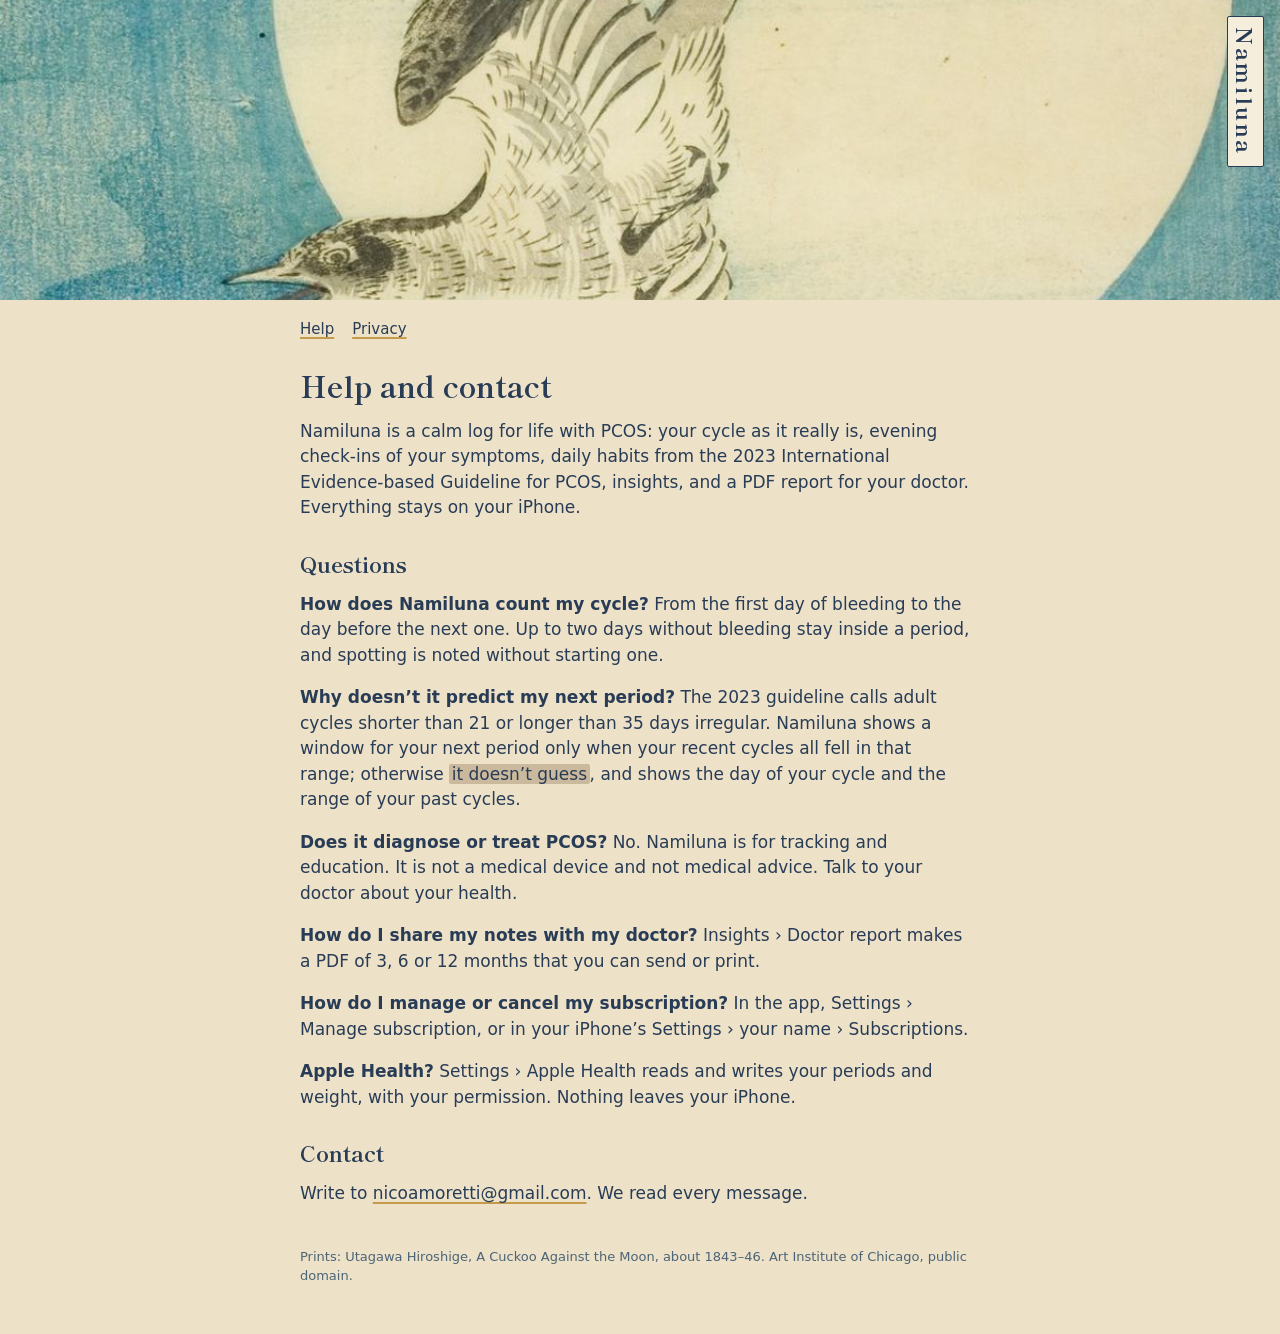
<file: index.html>
<!doctype html>
<html lang="en">
<head>
<meta charset="utf-8">
<meta name="viewport" content="width=device-width, initial-scale=1">
<title>Namiluna: help</title>
<link href="https://fonts.googleapis.com/css2?family=Shippori+Mincho+B1:wght@700;800&display=swap" rel="stylesheet">
<link rel="stylesheet" href="namiura.css">
<link rel="stylesheet" href="site.css">
</head>
<body>
<header>
<img class="print" src="cuckoo.jpg" alt="" style="object-position: 50% 45%">
<span class="cartouche vertical">Namiluna</span>
</header>
<main>
<nav><a href="./">Help</a><a href="privacy.html">Privacy</a></nav>
<h1>Help and contact</h1>
<p>Namiluna is a calm log for life with PCOS: your cycle as it really is, evening check-ins of your symptoms, daily habits from the 2023 International Evidence-based Guideline for PCOS, insights, and a PDF report for your doctor. Everything stays on your iPhone.</p>

<h2>Questions</h2>
<p><strong>How does Namiluna count my cycle?</strong> From the first day of bleeding to the day before the next one. Up to two days without bleeding stay inside a period, and spotting is noted without starting one.</p>
<p><strong>Why doesn’t it predict my next period?</strong> The 2023 guideline calls adult cycles shorter than 21 or longer than 35 days irregular. Namiluna shows a window for your next period only when your recent cycles all fell in that range; otherwise <span class="mark">it doesn’t guess</span>, and shows the day of your cycle and the range of your past cycles.</p>
<p><strong>Does it diagnose or treat PCOS?</strong> No. Namiluna is for tracking and education. It is not a medical device and not medical advice. Talk to your doctor about your health.</p>
<p><strong>How do I share my notes with my doctor?</strong> Insights › Doctor report makes a PDF of 3, 6 or 12 months that you can send or print.</p>
<p><strong>How do I manage or cancel my subscription?</strong> In the app, Settings › Manage subscription, or in your iPhone’s Settings › your name › Subscriptions.</p>
<p><strong>Apple Health?</strong> Settings › Apple Health reads and writes your periods and weight, with your permission. Nothing leaves your iPhone.</p>

<h2>Contact</h2>
<p>Write to <a href="mailto:nicoamoretti@gmail.com">nicoamoretti@gmail.com</a>. We read every message.</p>

<footer class="meta">Prints: Utagawa Hiroshige, A Cuckoo Against the Moon, about 1843–46. Art Institute of Chicago, public domain.</footer>
</main>
</body>
</html>
</file>
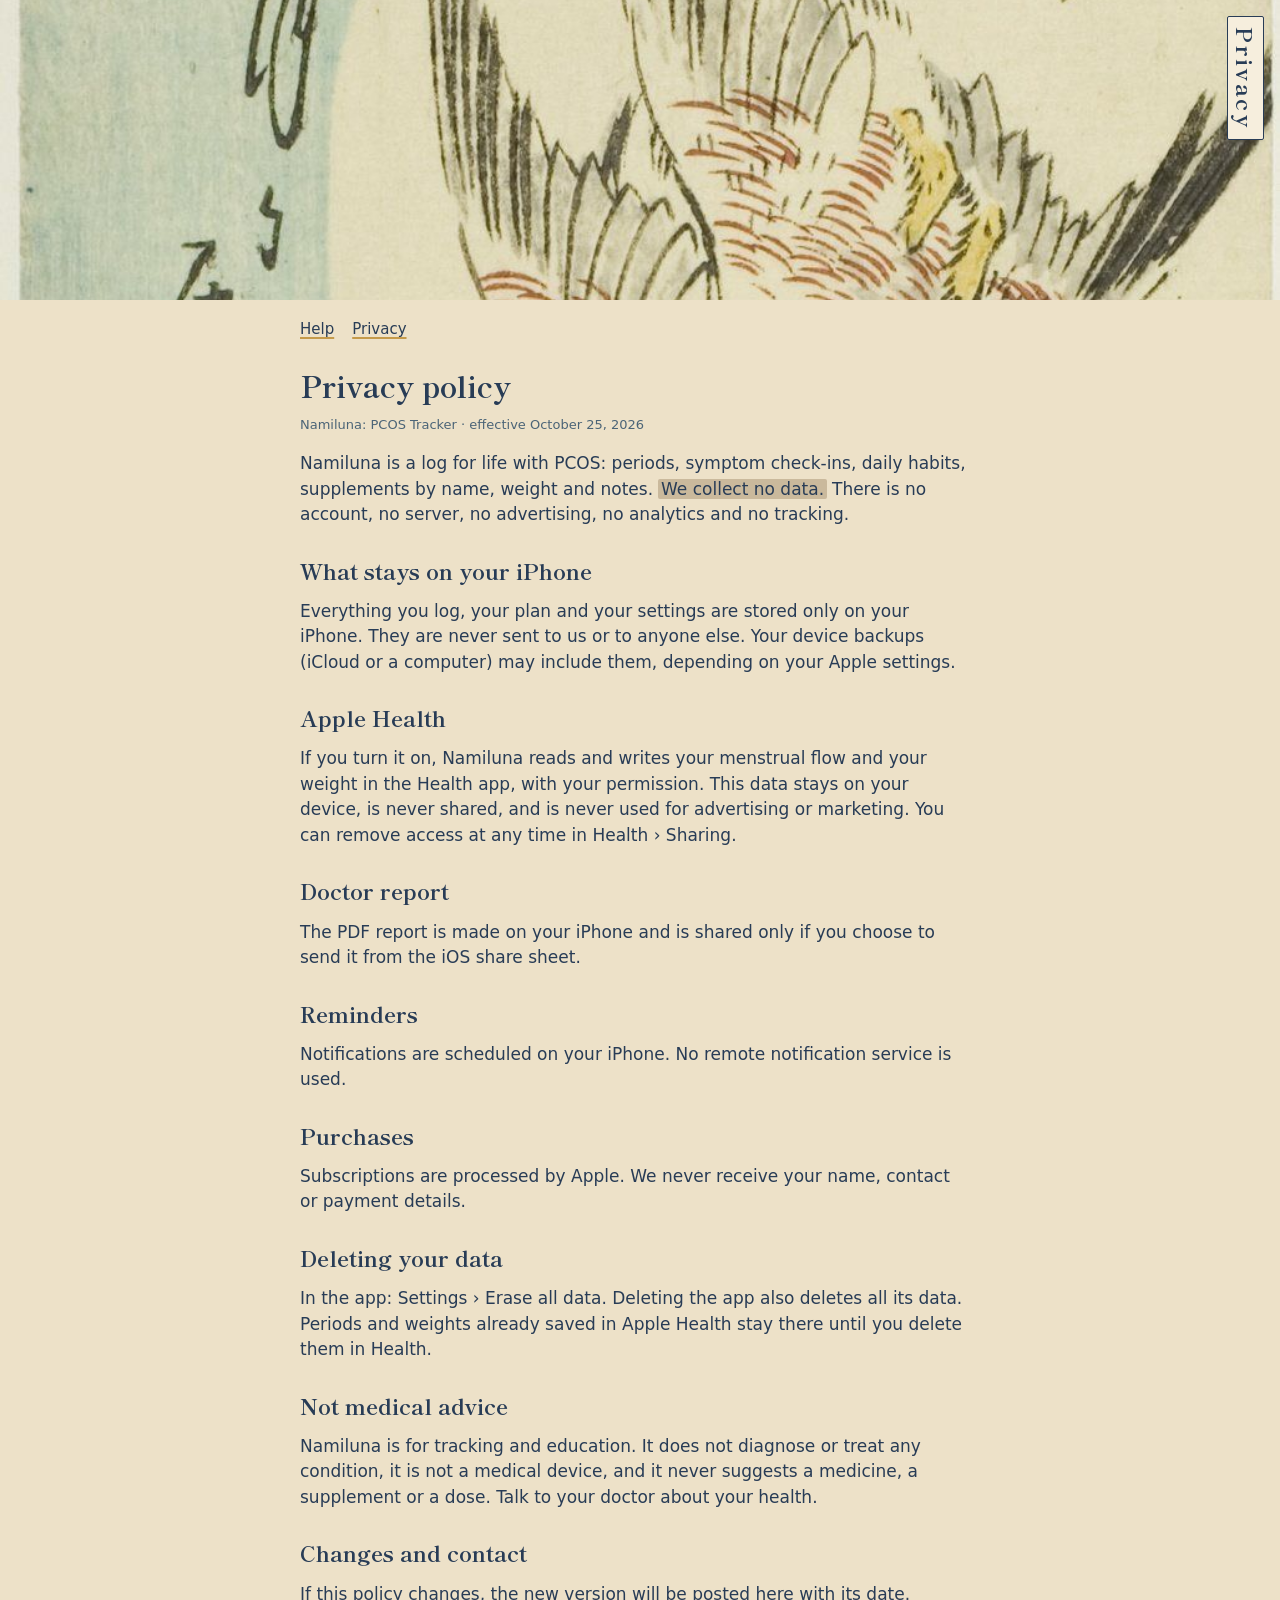
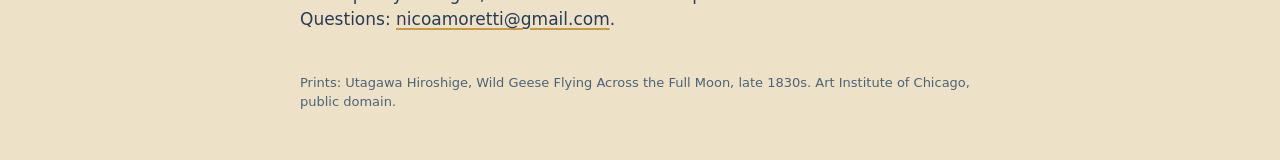
<file: privacy.html>
<!doctype html>
<html lang="en">
<head>
<meta charset="utf-8">
<meta name="viewport" content="width=device-width, initial-scale=1">
<title>Namiluna: privacy</title>
<link href="https://fonts.googleapis.com/css2?family=Shippori+Mincho+B1:wght@700;800&display=swap" rel="stylesheet">
<link rel="stylesheet" href="namiura.css">
<link rel="stylesheet" href="site.css">
</head>
<body>
<header>
<img class="print" src="geese.jpg" alt="" style="object-position: 50% 50%">
<span class="cartouche vertical">Privacy</span>
</header>
<main>
<nav><a href="./">Help</a><a href="privacy.html">Privacy</a></nav>
<h1>Privacy policy</h1>
<p class="meta">Namiluna: PCOS Tracker · effective October 25, 2026</p>

<p>Namiluna is a log for life with PCOS: periods, symptom check-ins, daily habits, supplements by name, weight and notes. <span class="mark">We collect no data.</span> There is no account, no server, no advertising, no analytics and no tracking.</p>

<h2>What stays on your iPhone</h2>
<p>Everything you log, your plan and your settings are stored only on your iPhone. They are never sent to us or to anyone else. Your device backups (iCloud or a computer) may include them, depending on your Apple settings.</p>

<h2>Apple Health</h2>
<p>If you turn it on, Namiluna reads and writes your menstrual flow and your weight in the Health app, with your permission. This data stays on your device, is never shared, and is never used for advertising or marketing. You can remove access at any time in Health › Sharing.</p>

<h2>Doctor report</h2>
<p>The PDF report is made on your iPhone and is shared only if you choose to send it from the iOS share sheet.</p>

<h2>Reminders</h2>
<p>Notifications are scheduled on your iPhone. No remote notification service is used.</p>

<h2>Purchases</h2>
<p>Subscriptions are processed by Apple. We never receive your name, contact or payment details.</p>

<h2>Deleting your data</h2>
<p>In the app: Settings › Erase all data. Deleting the app also deletes all its data. Periods and weights already saved in Apple Health stay there until you delete them in Health.</p>

<h2>Not medical advice</h2>
<p>Namiluna is for tracking and education. It does not diagnose or treat any condition, it is not a medical device, and it never suggests a medicine, a supplement or a dose. Talk to your doctor about your health.</p>

<h2>Changes and contact</h2>
<p>If this policy changes, the new version will be posted here with its date. Questions: <a href="mailto:nicoamoretti@gmail.com">nicoamoretti@gmail.com</a>.</p>

<footer class="meta">Prints: Utagawa Hiroshige, Wild Geese Flying Across the Full Moon, late 1830s. Art Institute of Chicago, public domain.</footer>
</main>
</body>
</html>
</file>
<file: namiura.css>
/* namiura.css. Tokens first, components second, nothing third.
   Load the mincho once in <head>:
   <link href="https://fonts.googleapis.com/css2?family=Shippori+Mincho+B1:wght@700;800&display=swap" rel="stylesheet">
   or self-host the two Latin subsets in fonts/ with @font-face (family "Shippori Mincho B1", weights 700 and 800). */
:root {
  --paper: #EDE1C8;  --foam: #F6EEDD;  --sky: #D8C0A0;  --line: #D9CAAA;
  --ink: #283C56;  --wave: #4B6477;  --chevron: #7F90A8;  --vermilion: #B5362B;
  --tan: #CAB99C;  --ochre: #C59A4A;        /* the boats, both modes */
  --prussian: #283C56;  --label: #F6EEDD;   /* on labels, both modes */
  --mincho: "Shippori Mincho B1", "Hiragino Mincho ProN", Georgia, serif;
  --ui: -apple-system, system-ui, sans-serif;
}
@media (prefers-color-scheme: dark) {
  :root { --paper: #1C2C42; --foam: #283C56; --sky: #283C56; --line: #3E5470;
          --ink: #F6EEDD; --wave: #D8C0A0; --chevron: #8FA2BF; --vermilion: #E06A5C; }
}
html { background: var(--paper); color: var(--ink); }
body { margin: 0; font: 17px/1.5 var(--ui); }
h1, h2, .number { margin: 0; font-family: var(--mincho); font-weight: 700; line-height: 1.1; }
.number { font-weight: 800; font-size: 64px; line-height: .95;
          font-variant-numeric: lining-nums tabular-nums; }
.cartouche { display: inline-block; padding: 2px 10px; background: var(--label);
             color: var(--prussian); border: 1.5px solid var(--prussian);
             border-radius: 2px; font: 700 30px/1.15 var(--mincho); }
.cartouche.vertical { writing-mode: vertical-rl; padding: 10px 5px;
                      font-size: 22px; letter-spacing: .12em; }
.print { display: block; width: 100%; height: 300px; object-fit: cover; }  /* square, flat */
.print.scene { height: 100vh; }
.thumb { width: 44px; height: 44px; object-fit: cover; border-radius: 6px; }
.label { padding: 2px 8px; background: var(--label); color: var(--prussian);
         border: 1.5px solid var(--prussian); border-radius: 2px; }
.now { display: inline-block; width: 8px; height: 8px; background: var(--ochre); }
.mark { background: var(--tan); padding: 0 .15em; border-radius: 2px;
        -webkit-box-decoration-break: clone; box-decoration-break: clone; }
.meta { font-size: 13px; color: var(--wave); }
a { color: var(--ink); text-decoration: underline; text-decoration-color: var(--ochre);
    text-decoration-thickness: 2px; text-underline-offset: 3px; }
a:hover { background: var(--tan); text-decoration: none; }
.btn { min-height: 50px; padding: 0 22px; border: 1.5px solid var(--ink); border-radius: 4px;
       background: var(--ink); color: var(--paper); font: 600 17px var(--ui); }
.btn.secondary { background: var(--foam); color: var(--ink); }
.btn.danger { background: var(--vermilion); border-color: var(--vermilion); color: var(--foam); }
.circle { width: 36px; height: 36px; border: 0; border-radius: 18px;
          background: var(--label); color: var(--prussian); }
.list { background: var(--foam); border-radius: 10px; overflow: hidden; }
.list > * + * { border-top: 1px solid var(--line); }
.row { min-height: 44px; display: flex; align-items: center; gap: 12px; padding: 0 12px 0 16px; }
:focus-visible { outline: 2px solid var(--ochre); outline-offset: 1px; }
</file>
<file: site.css>
main { max-width: 680px; margin: 0 auto; padding: 0 20px 48px; }
header { position: relative; }
header .cartouche.vertical { position: absolute; top: 16px; right: 16px; }
h1 { font-size: 30px; margin: 28px 0 6px; }
h2 { font-size: 22px; margin: 30px 0 8px; }
p, li { max-width: 62ch; }
nav { display: flex; gap: 18px; margin: 18px 0 0; font-size: 15px; }
.lang { margin-top: 36px; padding-top: 18px; border-top: 1px solid var(--line); }
footer { margin-top: 40px; }
</file>
